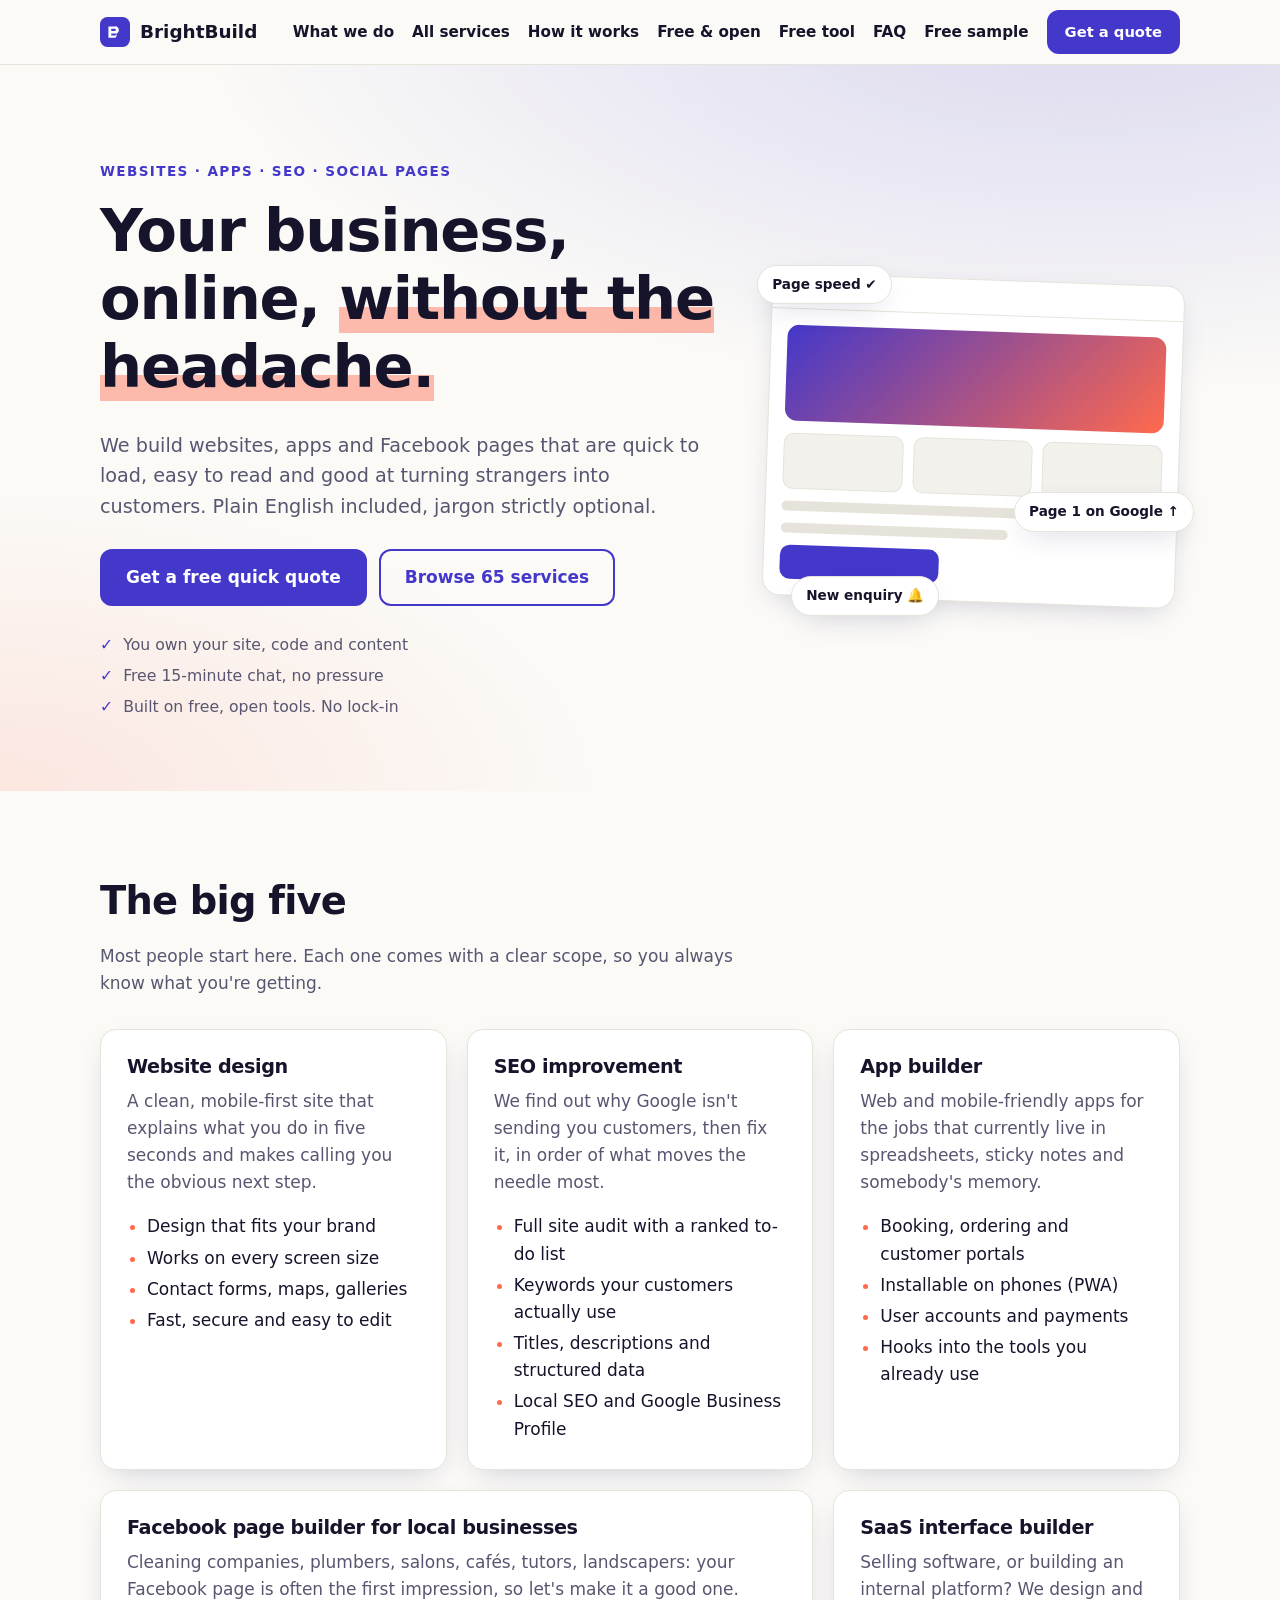
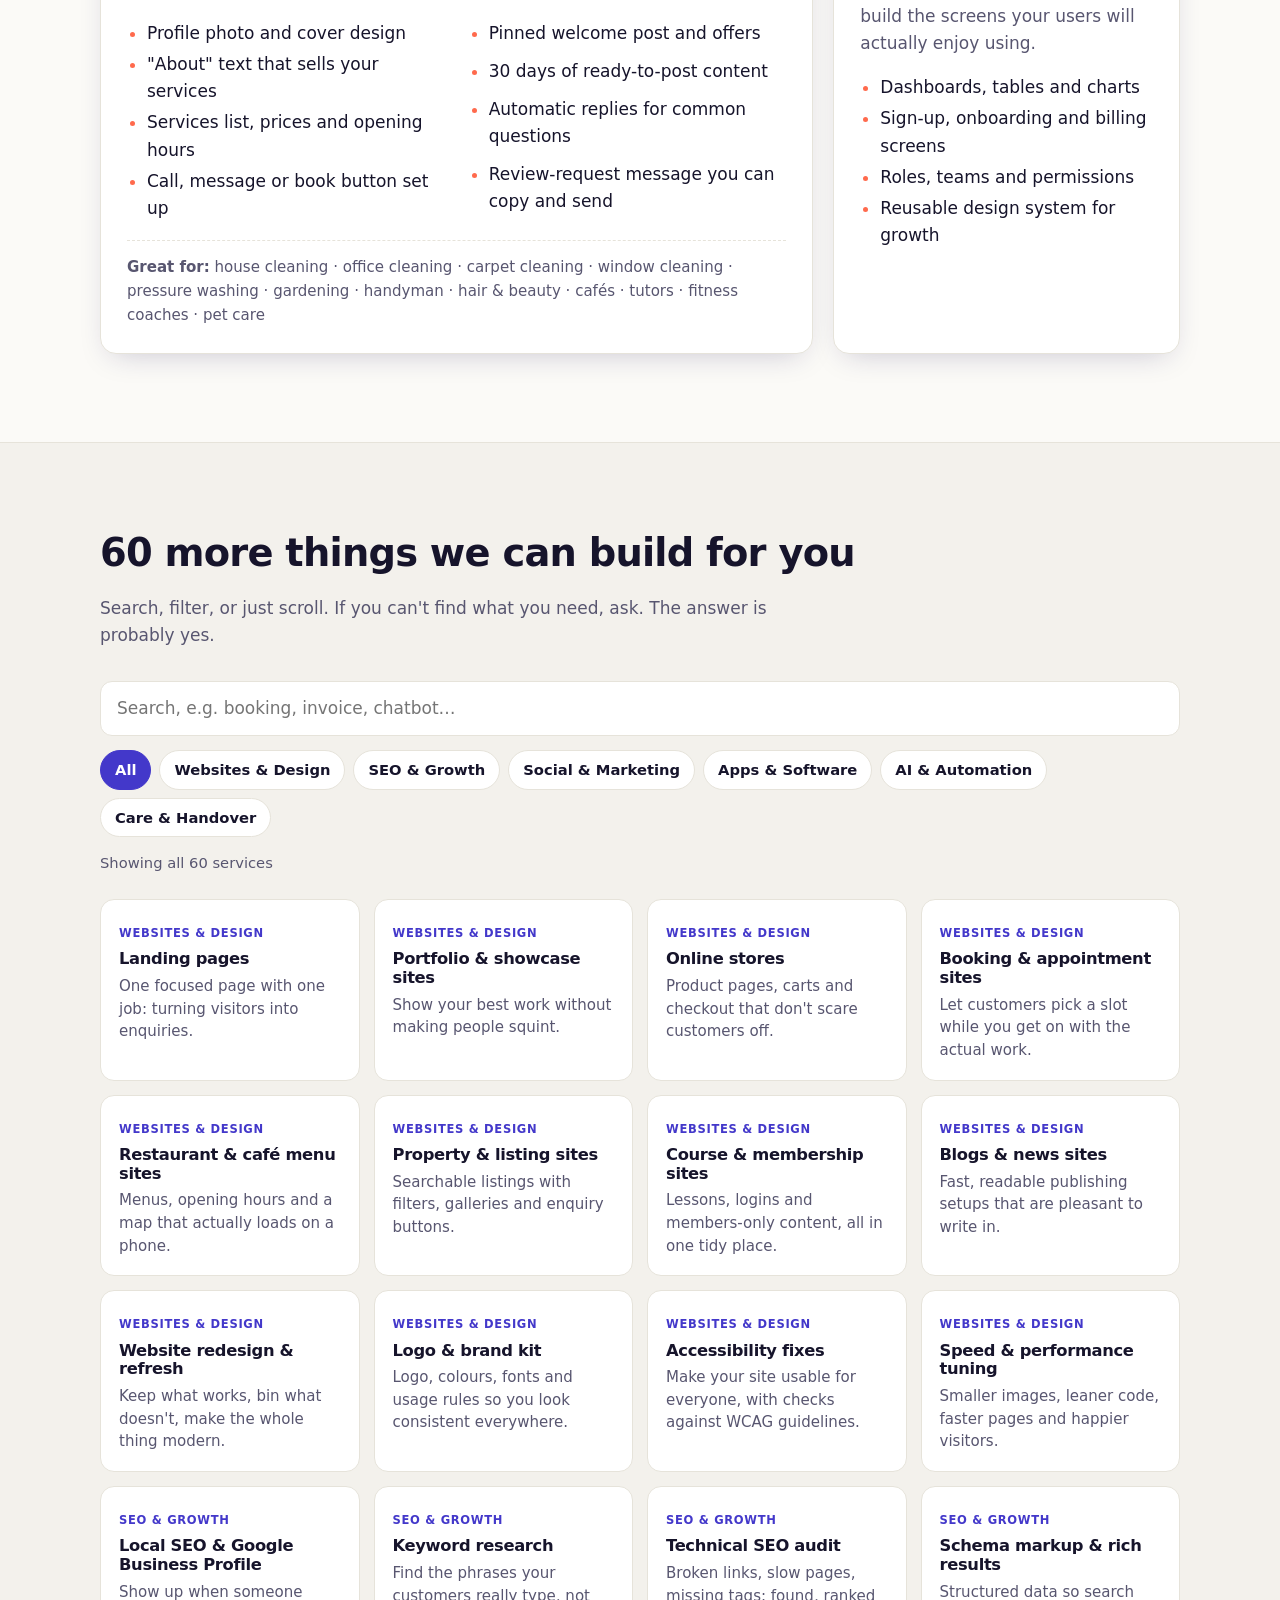
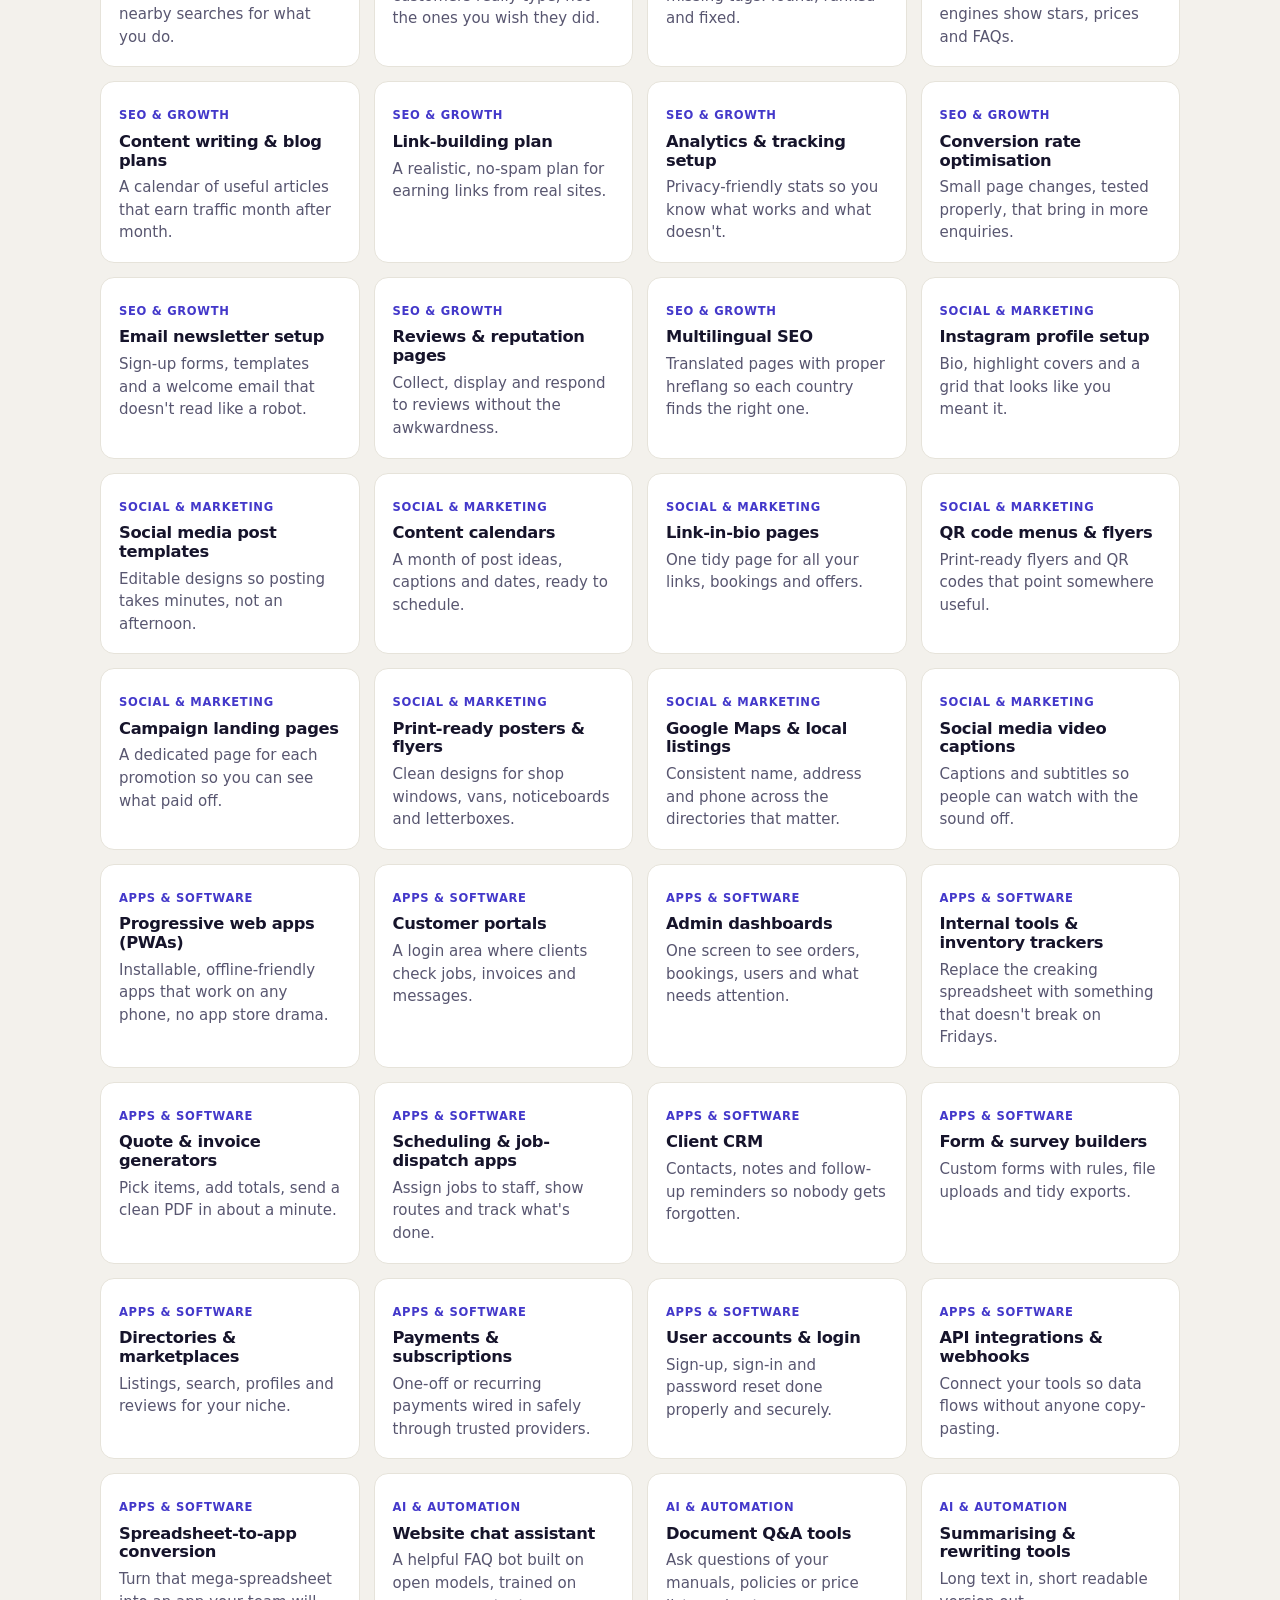
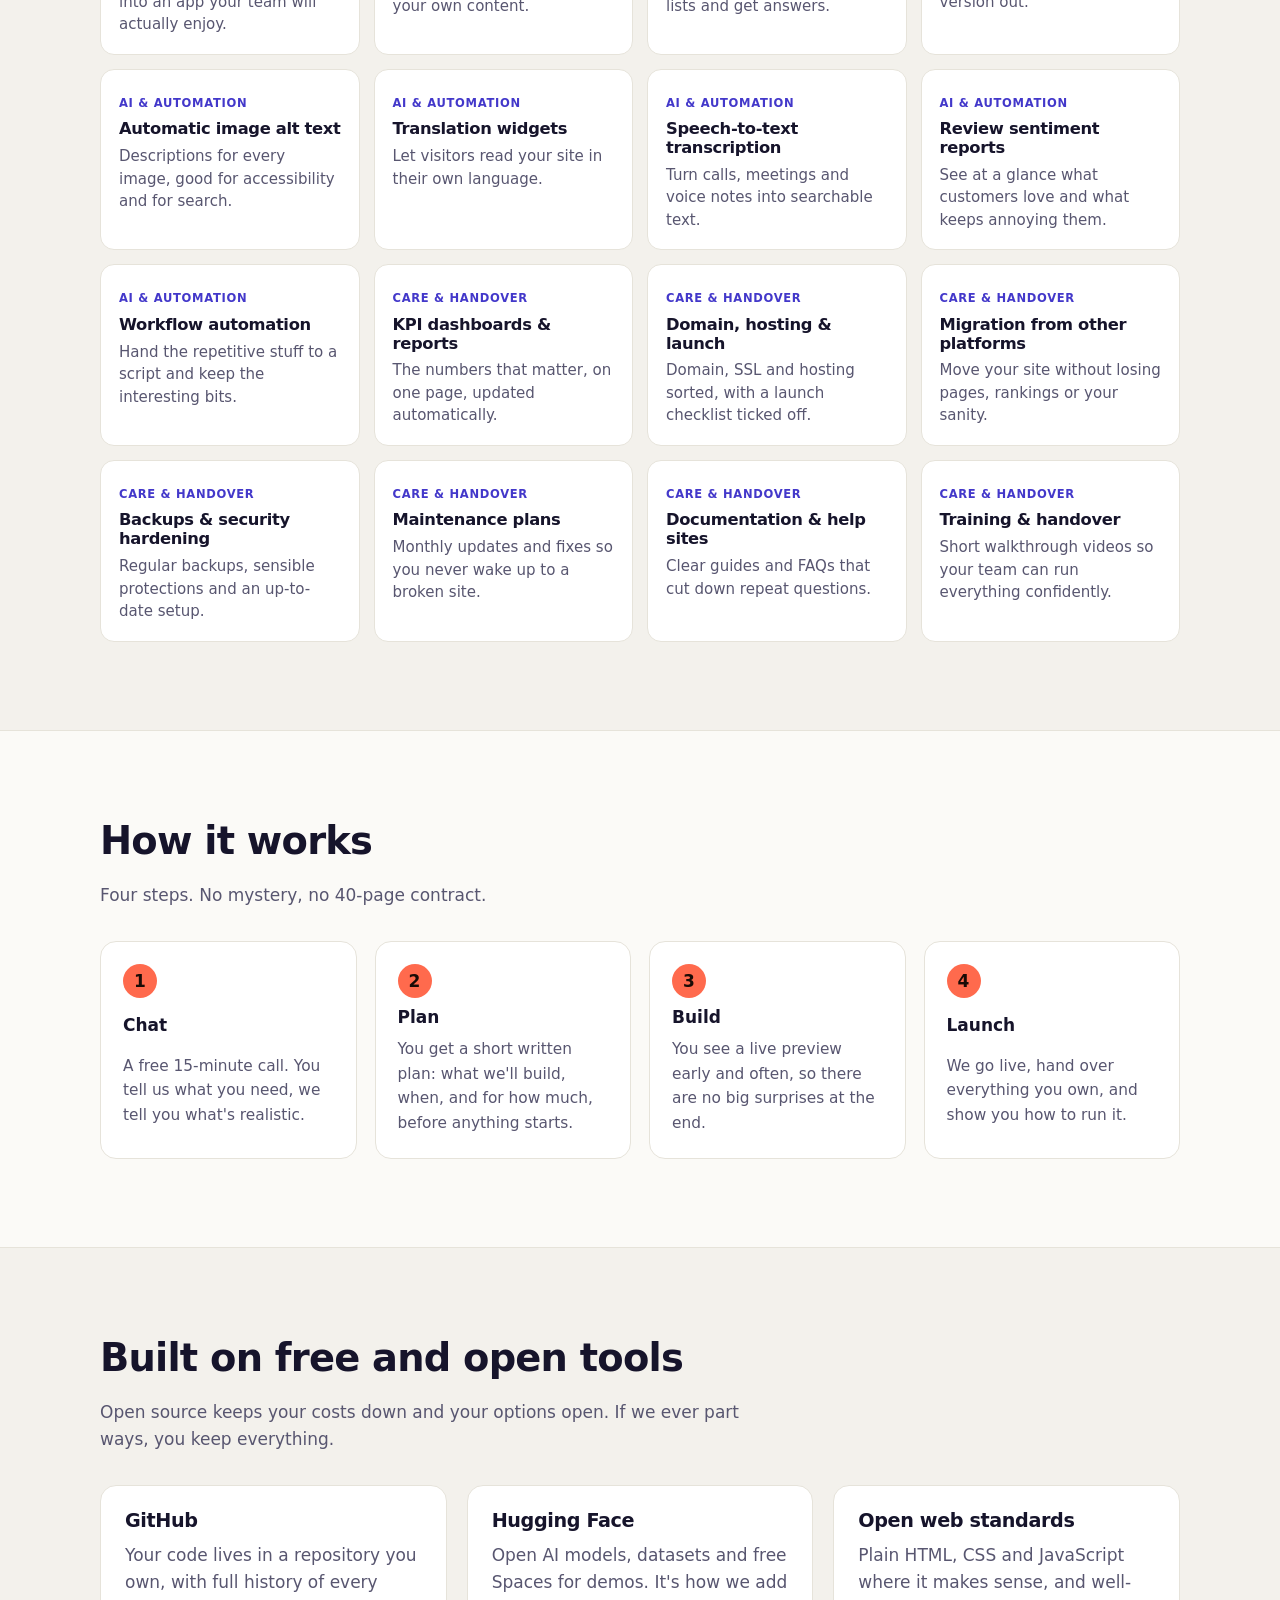
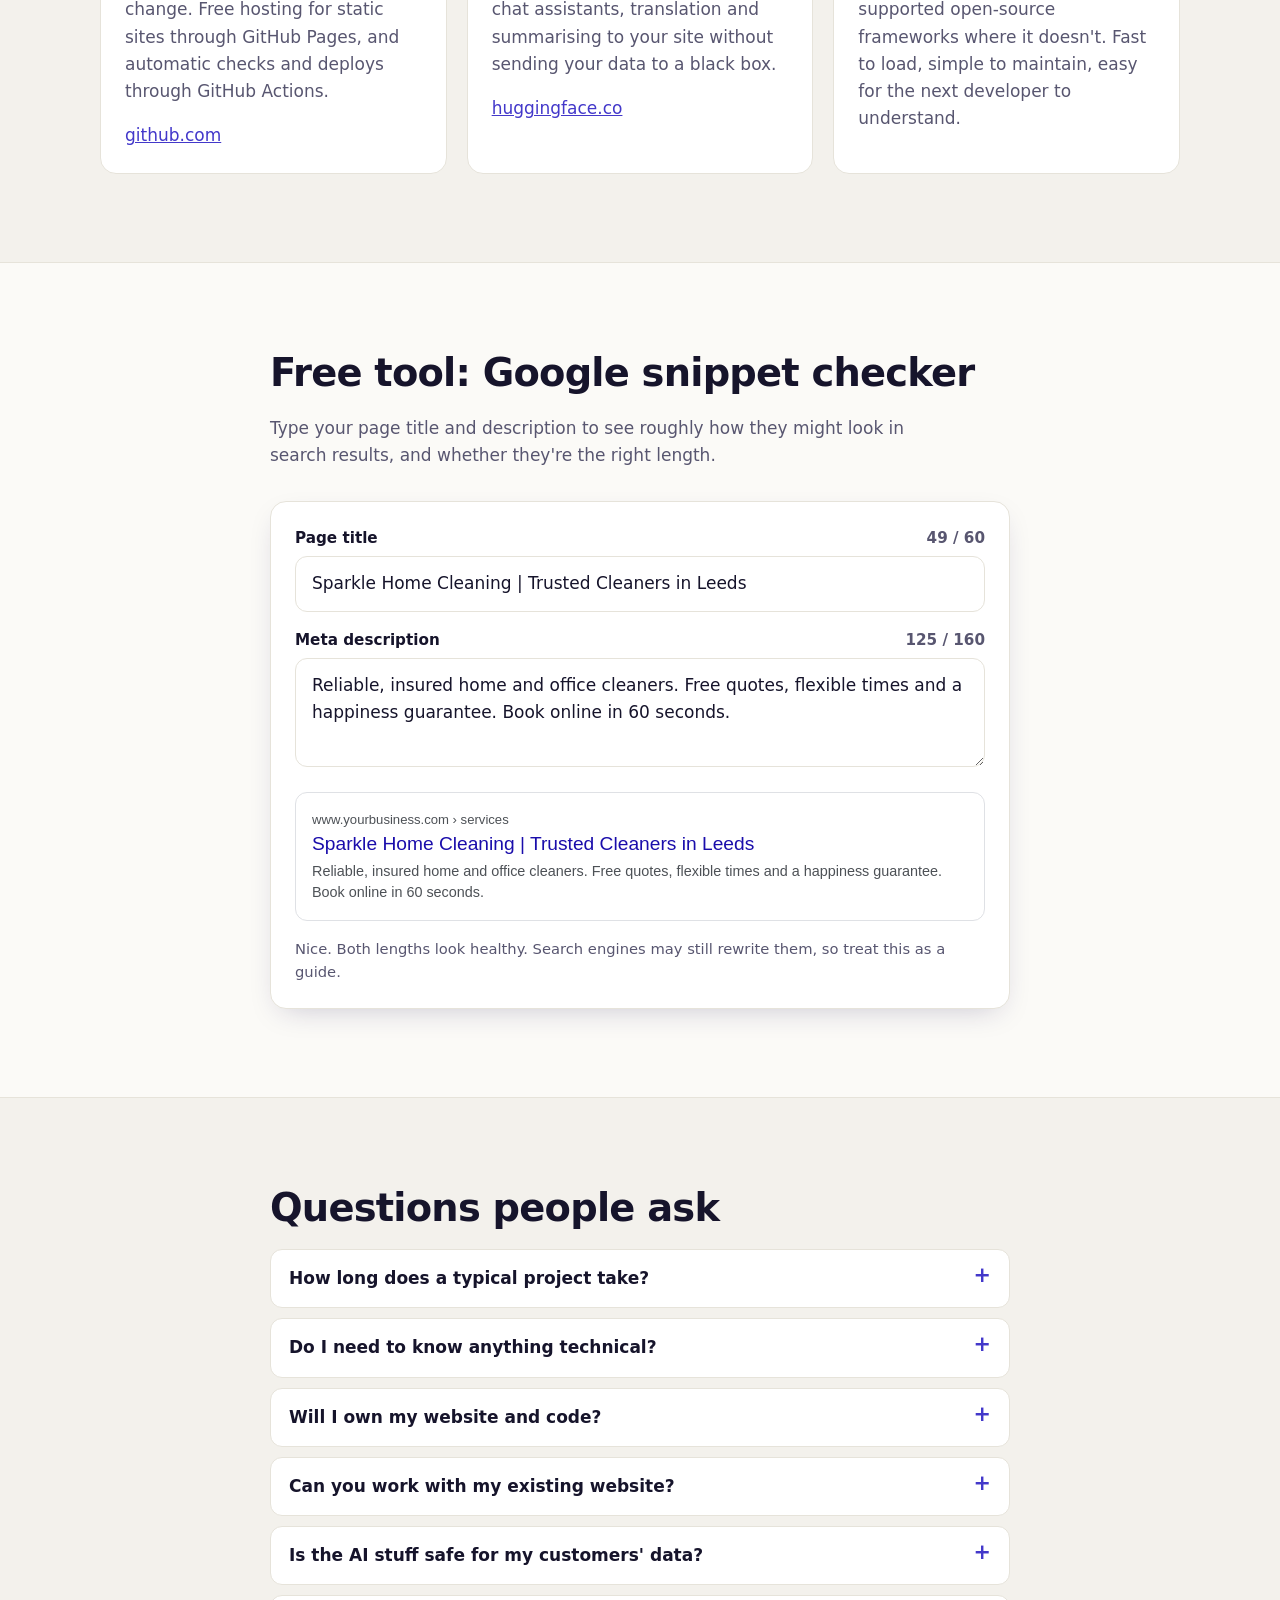
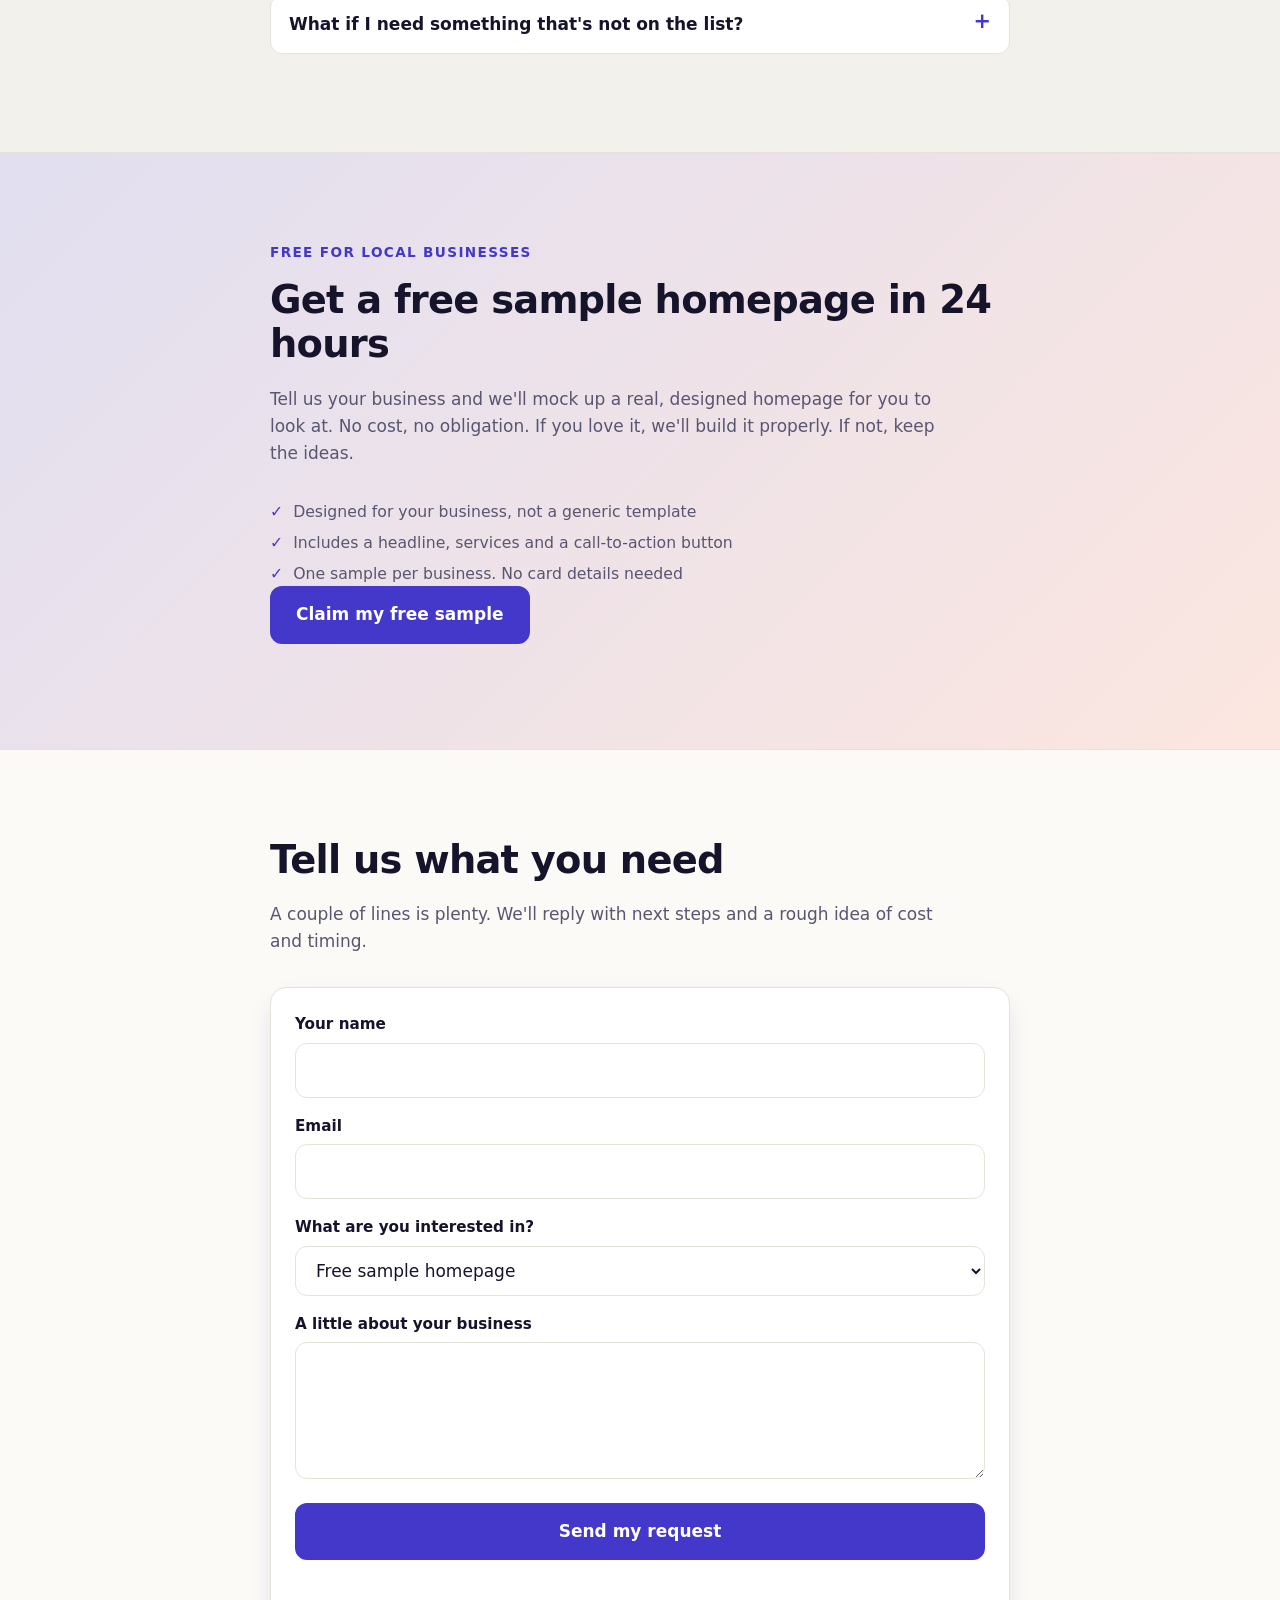
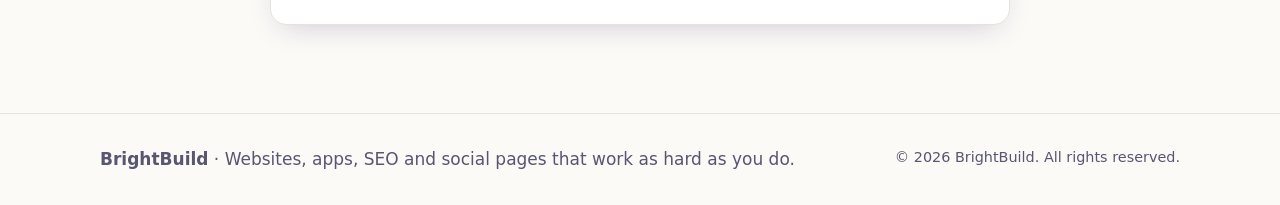
<file: site/index.html>
<!doctype html>
<html lang="en">
<head>
<meta charset="utf-8">
<meta name="viewport" content="width=device-width, initial-scale=1">
<title>BrightBuild | Websites, Apps, SEO &amp; Facebook Pages for Your Business</title>
<meta name="description" content="Website design, SEO, custom apps, Facebook pages for local businesses and SaaS interfaces, plus 60 more services. Clear, fast and built to bring in customers.">
<meta name="theme-color" content="#4338ca">
<meta property="og:type" content="website">
<meta property="og:title" content="BrightBuild | Websites, Apps, SEO &amp; Facebook Pages">
<meta property="og:description" content="Your business, online, without the headache. Websites, apps, SEO and social pages built to bring in customers.">
<link rel="icon" href="favicon.svg" type="image/svg+xml">
<link rel="stylesheet" href="styles.css">
<script type="application/ld+json">
{
  "@context": "https://schema.org",
  "@type": "ProfessionalService",
  "name": "BrightBuild",
  "description": "Website design, SEO, app building, Facebook page setup for local businesses and SaaS interface design.",
  "makesOffer": [
    { "@type": "Offer", "itemOffered": { "@type": "Service", "name": "Website design" } },
    { "@type": "Offer", "itemOffered": { "@type": "Service", "name": "SEO improvement" } },
    { "@type": "Offer", "itemOffered": { "@type": "Service", "name": "App building" } },
    { "@type": "Offer", "itemOffered": { "@type": "Service", "name": "Facebook page building for local businesses" } },
    { "@type": "Offer", "itemOffered": { "@type": "Service", "name": "SaaS interface design" } }
  ]
}
</script>
</head>
<body>
<a class="skip" href="#main">Skip to content</a>

<header class="site-header">
  <div class="wrap bar">
    <a class="brand" href="#top" aria-label="BrightBuild home">
      <svg viewBox="0 0 32 32" width="30" height="30" aria-hidden="true"><rect width="32" height="32" rx="8" fill="currentColor"/><path d="M9 22V10h7a4 4 0 0 1 1.6 7.7A4.2 4.2 0 0 1 16.5 22H9Zm3-9.6v2.6h3.6a1.3 1.3 0 0 0 0-2.6H12Zm0 5.2v2.2h4.2a1.1 1.1 0 0 0 0-2.2H12Z" fill="var(--brand-ink)"/></svg>
      <span>BrightBuild</span>
    </a>
    <button class="menu-btn" aria-expanded="false" aria-controls="nav">Menu</button>
    <nav id="nav" aria-label="Main">
      <a href="#core">What we do</a>
      <a href="#all-services">All services</a>
      <a href="#process">How it works</a>
      <a href="#open">Free &amp; open</a>
      <a href="#tool">Free tool</a>
      <a href="#faq">FAQ</a>
      <a href="#sample">Free sample</a>
      <a class="btn btn-small" href="#contact">Get a quote</a>
    </nav>
  </div>
</header>

<main id="main">
<section class="hero" id="top">
  <div class="wrap hero-grid">
    <div>
      <p class="eyebrow">Websites · Apps · SEO · Social pages</p>
      <h1>Your business, online, <span class="hl">without the headache.</span></h1>
      <p class="lead">We build websites, apps and Facebook pages that are quick to load, easy to read and good at turning strangers into customers. Plain English included, jargon strictly optional.</p>
      <div class="cta-row">
        <a class="btn" href="#contact">Get a free quick quote</a>
        <a class="btn btn-ghost" href="#all-services">Browse 65 services</a>
      </div>
      <ul class="ticks" aria-label="Promises">
        <li>You own your site, code and content</li>
        <li>Free 15-minute chat, no pressure</li>
        <li>Built on free, open tools. No lock-in</li>
      </ul>
    </div>
    <div class="hero-card" aria-hidden="true">
      <div class="mock">
        <div class="mock-top"><i></i><i></i><i></i></div>
        <div class="mock-body">
          <div class="m-hero"></div>
          <div class="m-row"><span></span><span></span><span></span></div>
          <div class="m-line w80"></div>
          <div class="m-line w60"></div>
          <div class="m-btn"></div>
        </div>
      </div>
      <div class="chip c1">Page speed ✔</div>
      <div class="chip c2">Page 1 on Google ↑</div>
      <div class="chip c3">New enquiry 🔔</div>
    </div>
  </div>
</section>

<section class="section" id="core">
  <div class="wrap">
    <h2>The big five</h2>
    <p class="sub">Most people start here. Each one comes with a clear scope, so you always know what you're getting.</p>
    <div class="core-grid">
      <article class="core">
        <h3>Website design</h3>
        <p>A clean, mobile-first site that explains what you do in five seconds and makes calling you the obvious next step.</p>
        <ul>
          <li>Design that fits your brand</li>
          <li>Works on every screen size</li>
          <li>Contact forms, maps, galleries</li>
          <li>Fast, secure and easy to edit</li>
        </ul>
      </article>
      <article class="core">
        <h3>SEO improvement</h3>
        <p>We find out why Google isn't sending you customers, then fix it, in order of what moves the needle most.</p>
        <ul>
          <li>Full site audit with a ranked to-do list</li>
          <li>Keywords your customers actually use</li>
          <li>Titles, descriptions and structured data</li>
          <li>Local SEO and Google Business Profile</li>
        </ul>
      </article>
      <article class="core">
        <h3>App builder</h3>
        <p>Web and mobile-friendly apps for the jobs that currently live in spreadsheets, sticky notes and somebody's memory.</p>
        <ul>
          <li>Booking, ordering and customer portals</li>
          <li>Installable on phones (PWA)</li>
          <li>User accounts and payments</li>
          <li>Hooks into the tools you already use</li>
        </ul>
      </article>
      <article class="core core-wide" id="facebook">
        <h3>Facebook page builder for local businesses</h3>
        <p>Cleaning companies, plumbers, salons, cafés, tutors, landscapers: your Facebook page is often the first impression, so let's make it a good one.</p>
        <div class="two-col">
          <ul>
            <li>Profile photo and cover design</li>
            <li>"About" text that sells your services</li>
            <li>Services list, prices and opening hours</li>
            <li>Call, message or book button set up</li>
          </ul>
          <ul>
            <li>Pinned welcome post and offers</li>
            <li>30 days of ready-to-post content</li>
            <li>Automatic replies for common questions</li>
            <li>Review-request message you can copy and send</li>
          </ul>
        </div>
        <p class="niches" aria-label="Examples of businesses we build for"><b>Great for:</b> house cleaning · office cleaning · carpet cleaning · window cleaning · pressure washing · gardening · handyman · hair &amp; beauty · cafés · tutors · fitness coaches · pet care</p>
      </article>
      <article class="core">
        <h3>SaaS interface builder</h3>
        <p>Selling software, or building an internal platform? We design and build the screens your users will actually enjoy using.</p>
        <ul>
          <li>Dashboards, tables and charts</li>
          <li>Sign-up, onboarding and billing screens</li>
          <li>Roles, teams and permissions</li>
          <li>Reusable design system for growth</li>
        </ul>
      </article>
    </div>
  </div>
</section>

<section class="section alt" id="all-services">
  <div class="wrap">
    <h2>60 more things we can build for you</h2>
    <p class="sub">Search, filter, or just scroll. If you can't find what you need, ask. The answer is probably yes.</p>
    <div class="finder">
      <label class="visually-hidden" for="q">Search services</label>
      <input id="q" type="search" placeholder="Search, e.g. booking, invoice, chatbot…" autocomplete="off">
      <div class="chips" role="group" aria-label="Filter by category">
        <button class="chip-btn" type="button" data-cat="all" aria-pressed="true">All</button>
        <button class="chip-btn" type="button" data-cat="web" aria-pressed="false">Websites &amp; Design</button>
        <button class="chip-btn" type="button" data-cat="seo" aria-pressed="false">SEO &amp; Growth</button>
        <button class="chip-btn" type="button" data-cat="social" aria-pressed="false">Social &amp; Marketing</button>
        <button class="chip-btn" type="button" data-cat="apps" aria-pressed="false">Apps &amp; Software</button>
        <button class="chip-btn" type="button" data-cat="ai" aria-pressed="false">AI &amp; Automation</button>
        <button class="chip-btn" type="button" data-cat="ops" aria-pressed="false">Care &amp; Handover</button>
      </div>
      <p class="count" id="count" aria-live="polite">Showing all 60 services</p>
    </div>
    <ul class="svc-grid" id="svc-grid">
      <li class="svc" data-cat="web" data-text="landing pages one focused page with one job: turning visitors into enquiries. websites &amp; design"><span class="tag">Websites &amp; Design</span><h3>Landing pages</h3><p>One focused page with one job: turning visitors into enquiries.</p></li>
      <li class="svc" data-cat="web" data-text="portfolio &amp; showcase sites show your best work without making people squint. websites &amp; design"><span class="tag">Websites &amp; Design</span><h3>Portfolio &amp; showcase sites</h3><p>Show your best work without making people squint.</p></li>
      <li class="svc" data-cat="web" data-text="online stores product pages, carts and checkout that don't scare customers off. websites &amp; design"><span class="tag">Websites &amp; Design</span><h3>Online stores</h3><p>Product pages, carts and checkout that don't scare customers off.</p></li>
      <li class="svc" data-cat="web" data-text="booking &amp; appointment sites let customers pick a slot while you get on with the actual work. websites &amp; design"><span class="tag">Websites &amp; Design</span><h3>Booking &amp; appointment sites</h3><p>Let customers pick a slot while you get on with the actual work.</p></li>
      <li class="svc" data-cat="web" data-text="restaurant &amp; café menu sites menus, opening hours and a map that actually loads on a phone. websites &amp; design"><span class="tag">Websites &amp; Design</span><h3>Restaurant &amp; café menu sites</h3><p>Menus, opening hours and a map that actually loads on a phone.</p></li>
      <li class="svc" data-cat="web" data-text="property &amp; listing sites searchable listings with filters, galleries and enquiry buttons. websites &amp; design"><span class="tag">Websites &amp; Design</span><h3>Property &amp; listing sites</h3><p>Searchable listings with filters, galleries and enquiry buttons.</p></li>
      <li class="svc" data-cat="web" data-text="course &amp; membership sites lessons, logins and members-only content, all in one tidy place. websites &amp; design"><span class="tag">Websites &amp; Design</span><h3>Course &amp; membership sites</h3><p>Lessons, logins and members-only content, all in one tidy place.</p></li>
      <li class="svc" data-cat="web" data-text="blogs &amp; news sites fast, readable publishing setups that are pleasant to write in. websites &amp; design"><span class="tag">Websites &amp; Design</span><h3>Blogs &amp; news sites</h3><p>Fast, readable publishing setups that are pleasant to write in.</p></li>
      <li class="svc" data-cat="web" data-text="website redesign &amp; refresh keep what works, bin what doesn't, make the whole thing modern. websites &amp; design"><span class="tag">Websites &amp; Design</span><h3>Website redesign &amp; refresh</h3><p>Keep what works, bin what doesn't, make the whole thing modern.</p></li>
      <li class="svc" data-cat="web" data-text="logo &amp; brand kit logo, colours, fonts and usage rules so you look consistent everywhere. websites &amp; design"><span class="tag">Websites &amp; Design</span><h3>Logo &amp; brand kit</h3><p>Logo, colours, fonts and usage rules so you look consistent everywhere.</p></li>
      <li class="svc" data-cat="web" data-text="accessibility fixes make your site usable for everyone, with checks against wcag guidelines. websites &amp; design"><span class="tag">Websites &amp; Design</span><h3>Accessibility fixes</h3><p>Make your site usable for everyone, with checks against WCAG guidelines.</p></li>
      <li class="svc" data-cat="web" data-text="speed &amp; performance tuning smaller images, leaner code, faster pages and happier visitors. websites &amp; design"><span class="tag">Websites &amp; Design</span><h3>Speed &amp; performance tuning</h3><p>Smaller images, leaner code, faster pages and happier visitors.</p></li>
      <li class="svc" data-cat="seo" data-text="local seo &amp; google business profile show up when someone nearby searches for what you do. seo &amp; growth"><span class="tag">SEO &amp; Growth</span><h3>Local SEO &amp; Google Business Profile</h3><p>Show up when someone nearby searches for what you do.</p></li>
      <li class="svc" data-cat="seo" data-text="keyword research find the phrases your customers really type, not the ones you wish they did. seo &amp; growth"><span class="tag">SEO &amp; Growth</span><h3>Keyword research</h3><p>Find the phrases your customers really type, not the ones you wish they did.</p></li>
      <li class="svc" data-cat="seo" data-text="technical seo audit broken links, slow pages, missing tags: found, ranked and fixed. seo &amp; growth"><span class="tag">SEO &amp; Growth</span><h3>Technical SEO audit</h3><p>Broken links, slow pages, missing tags: found, ranked and fixed.</p></li>
      <li class="svc" data-cat="seo" data-text="schema markup &amp; rich results structured data so search engines show stars, prices and faqs. seo &amp; growth"><span class="tag">SEO &amp; Growth</span><h3>Schema markup &amp; rich results</h3><p>Structured data so search engines show stars, prices and FAQs.</p></li>
      <li class="svc" data-cat="seo" data-text="content writing &amp; blog plans a calendar of useful articles that earn traffic month after month. seo &amp; growth"><span class="tag">SEO &amp; Growth</span><h3>Content writing &amp; blog plans</h3><p>A calendar of useful articles that earn traffic month after month.</p></li>
      <li class="svc" data-cat="seo" data-text="link-building plan a realistic, no-spam plan for earning links from real sites. seo &amp; growth"><span class="tag">SEO &amp; Growth</span><h3>Link-building plan</h3><p>A realistic, no-spam plan for earning links from real sites.</p></li>
      <li class="svc" data-cat="seo" data-text="analytics &amp; tracking setup privacy-friendly stats so you know what works and what doesn't. seo &amp; growth"><span class="tag">SEO &amp; Growth</span><h3>Analytics &amp; tracking setup</h3><p>Privacy-friendly stats so you know what works and what doesn't.</p></li>
      <li class="svc" data-cat="seo" data-text="conversion rate optimisation small page changes, tested properly, that bring in more enquiries. seo &amp; growth"><span class="tag">SEO &amp; Growth</span><h3>Conversion rate optimisation</h3><p>Small page changes, tested properly, that bring in more enquiries.</p></li>
      <li class="svc" data-cat="seo" data-text="email newsletter setup sign-up forms, templates and a welcome email that doesn't read like a robot. seo &amp; growth"><span class="tag">SEO &amp; Growth</span><h3>Email newsletter setup</h3><p>Sign-up forms, templates and a welcome email that doesn't read like a robot.</p></li>
      <li class="svc" data-cat="seo" data-text="reviews &amp; reputation pages collect, display and respond to reviews without the awkwardness. seo &amp; growth"><span class="tag">SEO &amp; Growth</span><h3>Reviews &amp; reputation pages</h3><p>Collect, display and respond to reviews without the awkwardness.</p></li>
      <li class="svc" data-cat="seo" data-text="multilingual seo translated pages with proper hreflang so each country finds the right one. seo &amp; growth"><span class="tag">SEO &amp; Growth</span><h3>Multilingual SEO</h3><p>Translated pages with proper hreflang so each country finds the right one.</p></li>
      <li class="svc" data-cat="social" data-text="instagram profile setup bio, highlight covers and a grid that looks like you meant it. social &amp; marketing"><span class="tag">Social &amp; Marketing</span><h3>Instagram profile setup</h3><p>Bio, highlight covers and a grid that looks like you meant it.</p></li>
      <li class="svc" data-cat="social" data-text="social media post templates editable designs so posting takes minutes, not an afternoon. social &amp; marketing"><span class="tag">Social &amp; Marketing</span><h3>Social media post templates</h3><p>Editable designs so posting takes minutes, not an afternoon.</p></li>
      <li class="svc" data-cat="social" data-text="content calendars a month of post ideas, captions and dates, ready to schedule. social &amp; marketing"><span class="tag">Social &amp; Marketing</span><h3>Content calendars</h3><p>A month of post ideas, captions and dates, ready to schedule.</p></li>
      <li class="svc" data-cat="social" data-text="link-in-bio pages one tidy page for all your links, bookings and offers. social &amp; marketing"><span class="tag">Social &amp; Marketing</span><h3>Link-in-bio pages</h3><p>One tidy page for all your links, bookings and offers.</p></li>
      <li class="svc" data-cat="social" data-text="qr code menus &amp; flyers print-ready flyers and qr codes that point somewhere useful. social &amp; marketing"><span class="tag">Social &amp; Marketing</span><h3>QR code menus &amp; flyers</h3><p>Print-ready flyers and QR codes that point somewhere useful.</p></li>
      <li class="svc" data-cat="social" data-text="campaign landing pages a dedicated page for each promotion so you can see what paid off. social &amp; marketing"><span class="tag">Social &amp; Marketing</span><h3>Campaign landing pages</h3><p>A dedicated page for each promotion so you can see what paid off.</p></li>
      <li class="svc" data-cat="social" data-text="print-ready posters &amp; flyers clean designs for shop windows, vans, noticeboards and letterboxes. social &amp; marketing"><span class="tag">Social &amp; Marketing</span><h3>Print-ready posters &amp; flyers</h3><p>Clean designs for shop windows, vans, noticeboards and letterboxes.</p></li>
      <li class="svc" data-cat="social" data-text="google maps &amp; local listings consistent name, address and phone across the directories that matter. social &amp; marketing"><span class="tag">Social &amp; Marketing</span><h3>Google Maps &amp; local listings</h3><p>Consistent name, address and phone across the directories that matter.</p></li>
      <li class="svc" data-cat="social" data-text="social media video captions captions and subtitles so people can watch with the sound off. social &amp; marketing"><span class="tag">Social &amp; Marketing</span><h3>Social media video captions</h3><p>Captions and subtitles so people can watch with the sound off.</p></li>
      <li class="svc" data-cat="apps" data-text="progressive web apps (pwas) installable, offline-friendly apps that work on any phone, no app store drama. apps &amp; software"><span class="tag">Apps &amp; Software</span><h3>Progressive web apps (PWAs)</h3><p>Installable, offline-friendly apps that work on any phone, no app store drama.</p></li>
      <li class="svc" data-cat="apps" data-text="customer portals a login area where clients check jobs, invoices and messages. apps &amp; software"><span class="tag">Apps &amp; Software</span><h3>Customer portals</h3><p>A login area where clients check jobs, invoices and messages.</p></li>
      <li class="svc" data-cat="apps" data-text="admin dashboards one screen to see orders, bookings, users and what needs attention. apps &amp; software"><span class="tag">Apps &amp; Software</span><h3>Admin dashboards</h3><p>One screen to see orders, bookings, users and what needs attention.</p></li>
      <li class="svc" data-cat="apps" data-text="internal tools &amp; inventory trackers replace the creaking spreadsheet with something that doesn't break on fridays. apps &amp; software"><span class="tag">Apps &amp; Software</span><h3>Internal tools &amp; inventory trackers</h3><p>Replace the creaking spreadsheet with something that doesn't break on Fridays.</p></li>
      <li class="svc" data-cat="apps" data-text="quote &amp; invoice generators pick items, add totals, send a clean pdf in about a minute. apps &amp; software"><span class="tag">Apps &amp; Software</span><h3>Quote &amp; invoice generators</h3><p>Pick items, add totals, send a clean PDF in about a minute.</p></li>
      <li class="svc" data-cat="apps" data-text="scheduling &amp; job-dispatch apps assign jobs to staff, show routes and track what's done. apps &amp; software"><span class="tag">Apps &amp; Software</span><h3>Scheduling &amp; job-dispatch apps</h3><p>Assign jobs to staff, show routes and track what's done.</p></li>
      <li class="svc" data-cat="apps" data-text="client crm contacts, notes and follow-up reminders so nobody gets forgotten. apps &amp; software"><span class="tag">Apps &amp; Software</span><h3>Client CRM</h3><p>Contacts, notes and follow-up reminders so nobody gets forgotten.</p></li>
      <li class="svc" data-cat="apps" data-text="form &amp; survey builders custom forms with rules, file uploads and tidy exports. apps &amp; software"><span class="tag">Apps &amp; Software</span><h3>Form &amp; survey builders</h3><p>Custom forms with rules, file uploads and tidy exports.</p></li>
      <li class="svc" data-cat="apps" data-text="directories &amp; marketplaces listings, search, profiles and reviews for your niche. apps &amp; software"><span class="tag">Apps &amp; Software</span><h3>Directories &amp; marketplaces</h3><p>Listings, search, profiles and reviews for your niche.</p></li>
      <li class="svc" data-cat="apps" data-text="payments &amp; subscriptions one-off or recurring payments wired in safely through trusted providers. apps &amp; software"><span class="tag">Apps &amp; Software</span><h3>Payments &amp; subscriptions</h3><p>One-off or recurring payments wired in safely through trusted providers.</p></li>
      <li class="svc" data-cat="apps" data-text="user accounts &amp; login sign-up, sign-in and password reset done properly and securely. apps &amp; software"><span class="tag">Apps &amp; Software</span><h3>User accounts &amp; login</h3><p>Sign-up, sign-in and password reset done properly and securely.</p></li>
      <li class="svc" data-cat="apps" data-text="api integrations &amp; webhooks connect your tools so data flows without anyone copy-pasting. apps &amp; software"><span class="tag">Apps &amp; Software</span><h3>API integrations &amp; webhooks</h3><p>Connect your tools so data flows without anyone copy-pasting.</p></li>
      <li class="svc" data-cat="apps" data-text="spreadsheet-to-app conversion turn that mega-spreadsheet into an app your team will actually enjoy. apps &amp; software"><span class="tag">Apps &amp; Software</span><h3>Spreadsheet-to-app conversion</h3><p>Turn that mega-spreadsheet into an app your team will actually enjoy.</p></li>
      <li class="svc" data-cat="ai" data-text="website chat assistant a helpful faq bot built on open models, trained on your own content. ai &amp; automation"><span class="tag">AI &amp; Automation</span><h3>Website chat assistant</h3><p>A helpful FAQ bot built on open models, trained on your own content.</p></li>
      <li class="svc" data-cat="ai" data-text="document q&amp;a tools ask questions of your manuals, policies or price lists and get answers. ai &amp; automation"><span class="tag">AI &amp; Automation</span><h3>Document Q&amp;A tools</h3><p>Ask questions of your manuals, policies or price lists and get answers.</p></li>
      <li class="svc" data-cat="ai" data-text="summarising &amp; rewriting tools long text in, short readable version out. ai &amp; automation"><span class="tag">AI &amp; Automation</span><h3>Summarising &amp; rewriting tools</h3><p>Long text in, short readable version out.</p></li>
      <li class="svc" data-cat="ai" data-text="automatic image alt text descriptions for every image, good for accessibility and for search. ai &amp; automation"><span class="tag">AI &amp; Automation</span><h3>Automatic image alt text</h3><p>Descriptions for every image, good for accessibility and for search.</p></li>
      <li class="svc" data-cat="ai" data-text="translation widgets let visitors read your site in their own language. ai &amp; automation"><span class="tag">AI &amp; Automation</span><h3>Translation widgets</h3><p>Let visitors read your site in their own language.</p></li>
      <li class="svc" data-cat="ai" data-text="speech-to-text transcription turn calls, meetings and voice notes into searchable text. ai &amp; automation"><span class="tag">AI &amp; Automation</span><h3>Speech-to-text transcription</h3><p>Turn calls, meetings and voice notes into searchable text.</p></li>
      <li class="svc" data-cat="ai" data-text="review sentiment reports see at a glance what customers love and what keeps annoying them. ai &amp; automation"><span class="tag">AI &amp; Automation</span><h3>Review sentiment reports</h3><p>See at a glance what customers love and what keeps annoying them.</p></li>
      <li class="svc" data-cat="ai" data-text="workflow automation hand the repetitive stuff to a script and keep the interesting bits. ai &amp; automation"><span class="tag">AI &amp; Automation</span><h3>Workflow automation</h3><p>Hand the repetitive stuff to a script and keep the interesting bits.</p></li>
      <li class="svc" data-cat="ops" data-text="kpi dashboards &amp; reports the numbers that matter, on one page, updated automatically. care &amp; handover"><span class="tag">Care &amp; Handover</span><h3>KPI dashboards &amp; reports</h3><p>The numbers that matter, on one page, updated automatically.</p></li>
      <li class="svc" data-cat="ops" data-text="domain, hosting &amp; launch domain, ssl and hosting sorted, with a launch checklist ticked off. care &amp; handover"><span class="tag">Care &amp; Handover</span><h3>Domain, hosting &amp; launch</h3><p>Domain, SSL and hosting sorted, with a launch checklist ticked off.</p></li>
      <li class="svc" data-cat="ops" data-text="migration from other platforms move your site without losing pages, rankings or your sanity. care &amp; handover"><span class="tag">Care &amp; Handover</span><h3>Migration from other platforms</h3><p>Move your site without losing pages, rankings or your sanity.</p></li>
      <li class="svc" data-cat="ops" data-text="backups &amp; security hardening regular backups, sensible protections and an up-to-date setup. care &amp; handover"><span class="tag">Care &amp; Handover</span><h3>Backups &amp; security hardening</h3><p>Regular backups, sensible protections and an up-to-date setup.</p></li>
      <li class="svc" data-cat="ops" data-text="maintenance plans monthly updates and fixes so you never wake up to a broken site. care &amp; handover"><span class="tag">Care &amp; Handover</span><h3>Maintenance plans</h3><p>Monthly updates and fixes so you never wake up to a broken site.</p></li>
      <li class="svc" data-cat="ops" data-text="documentation &amp; help sites clear guides and faqs that cut down repeat questions. care &amp; handover"><span class="tag">Care &amp; Handover</span><h3>Documentation &amp; help sites</h3><p>Clear guides and FAQs that cut down repeat questions.</p></li>
      <li class="svc" data-cat="ops" data-text="training &amp; handover short walkthrough videos so your team can run everything confidently. care &amp; handover"><span class="tag">Care &amp; Handover</span><h3>Training &amp; handover</h3><p>Short walkthrough videos so your team can run everything confidently.</p></li>
    </ul>
    <p class="empty" id="empty" hidden>Nothing matched that. <a href="#contact">Tell us what you need</a> and we'll tell you honestly if we can do it.</p>
  </div>
</section>

<section class="section" id="process">
  <div class="wrap">
    <h2>How it works</h2>
    <p class="sub">Four steps. No mystery, no 40-page contract.</p>
    <ol class="steps">
      <li><b>Chat</b><span>A free 15-minute call. You tell us what you need, we tell you what's realistic.</span></li>
      <li><b>Plan</b><span>You get a short written plan: what we'll build, when, and for how much, before anything starts.</span></li>
      <li><b>Build</b><span>You see a live preview early and often, so there are no big surprises at the end.</span></li>
      <li><b>Launch</b><span>We go live, hand over everything you own, and show you how to run it.</span></li>
    </ol>
  </div>
</section>

<section class="section alt" id="open">
  <div class="wrap">
    <h2>Built on free and open tools</h2>
    <p class="sub">Open source keeps your costs down and your options open. If we ever part ways, you keep everything.</p>
    <div class="open-grid">
      <article>
        <h3>GitHub</h3>
        <p>Your code lives in a repository you own, with full history of every change. Free hosting for static sites through GitHub Pages, and automatic checks and deploys through GitHub Actions.</p>
        <a href="https://github.com" rel="noopener">github.com</a>
      </article>
      <article>
        <h3>Hugging Face</h3>
        <p>Open AI models, datasets and free Spaces for demos. It's how we add chat assistants, translation and summarising to your site without sending your data to a black box.</p>
        <a href="https://huggingface.co" rel="noopener">huggingface.co</a>
      </article>
      <article>
        <h3>Open web standards</h3>
        <p>Plain HTML, CSS and JavaScript where it makes sense, and well-supported open-source frameworks where it doesn't. Fast to load, simple to maintain, easy for the next developer to understand.</p>
      </article>
    </div>
  </div>
</section>

<section class="section" id="tool">
  <div class="wrap narrow">
    <h2>Free tool: Google snippet checker</h2>
    <p class="sub">Type your page title and description to see roughly how they might look in search results, and whether they're the right length.</p>
    <div class="tool">
      <div class="field">
        <label for="t-title">Page title <span class="meter" id="m-title">0 / 60</span></label>
        <input id="t-title" type="text" value="Sparkle Home Cleaning | Trusted Cleaners in Leeds" maxlength="120">
      </div>
      <div class="field">
        <label for="t-desc">Meta description <span class="meter" id="m-desc">0 / 160</span></label>
        <textarea id="t-desc" rows="3" maxlength="300">Reliable, insured home and office cleaners. Free quotes, flexible times and a happiness guarantee. Book online in 60 seconds.</textarea>
      </div>
      <div class="serp" aria-label="Search result preview">
        <div class="serp-url">www.yourbusiness.com › services</div>
        <div class="serp-title" id="p-title"></div>
        <div class="serp-desc" id="p-desc"></div>
      </div>
      <p class="hint" id="serp-hint"></p>
    </div>
  </div>
</section>

<section class="section alt" id="faq">
  <div class="wrap narrow">
    <h2>Questions people ask</h2>
    <details><summary>How long does a typical project take?</summary><p>A simple website or Facebook page setup is often done within a couple of weeks. Apps and SaaS interfaces take longer, and we'll give you a realistic timeline in your written plan before you commit.</p></details>
    <details><summary>Do I need to know anything technical?</summary><p>Nope. You tell us about your business, we handle the techy bits and explain things in plain English. When we hand over, you get a short walkthrough so you can make simple changes yourself.</p></details>
    <details><summary>Will I own my website and code?</summary><p>Yes. Everything we build is handed over to you, including the source code, so you're never trapped with us. We'll keep it in a repository in your name.</p></details>
    <details><summary>Can you work with my existing website?</summary><p>Absolutely. We can improve, redesign, speed up or move an existing site, and we'll take care to protect the pages and rankings you already have.</p></details>
    <details><summary>Is the AI stuff safe for my customers' data?</summary><p>We favour open models that can run in a setup you control, we only collect what's needed, and we'll explain clearly where your data goes. If a feature isn't a good fit for your data, we'll say so.</p></details>
    <details><summary>What if I need something that's not on the list?</summary><p>Ask! The list is a starting point, not a boundary. We'll give you an honest answer on whether it's something we can build well.</p></details>
  </div>
</section>

<section class="section offer" id="sample">
  <div class="wrap narrow">
    <p class="eyebrow">Free for local businesses</p>
    <h2>Get a free sample homepage in 24 hours</h2>
    <p class="sub">Tell us your business and we'll mock up a real, designed homepage for you to look at. No cost, no obligation. If you love it, we'll build it properly. If not, keep the ideas.</p>
    <ul class="ticks">
      <li>Designed for your business, not a generic template</li>
      <li>Includes a headline, services and a call-to-action button</li>
      <li>One sample per business. No card details needed</li>
    </ul>
    <p><a class="btn" href="#contact" data-service="Free sample homepage">Claim my free sample</a></p>
  </div>
</section>

<section class="section" id="contact">
  <div class="wrap narrow">
    <h2>Tell us what you need</h2>
    <p class="sub">A couple of lines is plenty. We'll reply with next steps and a rough idea of cost and timing.</p>
    <form class="form" id="contact-form" novalidate>
      <div class="field">
        <label for="c-name">Your name</label>
        <input id="c-name" name="name" type="text" autocomplete="name" required>
      </div>
      <div class="field">
        <label for="c-email">Email</label>
        <input id="c-email" name="email" type="email" autocomplete="email" required>
      </div>
      <div class="field">
        <label for="c-service">What are you interested in?</label>
        <select id="c-service" name="service">
          <option>Free sample homepage</option>
          <option>Website design</option>
          <option>SEO improvement</option>
          <option>App builder</option>
          <option>Facebook page for my business</option>
          <option>SaaS interface</option>
          <option>Something from the big list</option>
          <option>Not sure yet</option>
        </select>
      </div>
      <div class="field">
        <label for="c-msg">A little about your business</label>
        <textarea id="c-msg" name="message" rows="4" required></textarea>
      </div>
      <button class="btn" type="submit">Send my request</button>
      <p class="form-msg" id="form-msg" role="status" aria-live="polite"></p>
    </form>
  </div>
</section>
</main>

<footer class="site-footer">
  <div class="wrap foot">
    <p><b>BrightBuild</b> · Websites, apps, SEO and social pages that work as hard as you do.</p>
    <p class="small">© <span id="year"></span> BrightBuild. All rights reserved.</p>
  </div>
</footer>

<script src="app.js" defer></script>
</body>
</html>
</file>
<file: site/styles.css>
:root{
  --bg:#fbfaf7; --surface:#ffffff; --ink:#16142b; --muted:#585670;
  --brand:#4338ca; --brand-ink:#ffffff; --accent:#ff6a4d; --line:#e6e3da; --alt:#f3f1ec;
  --radius:16px; --shadow:0 10px 30px -12px rgba(30,25,90,.25);
  --font:system-ui,-apple-system,"Segoe UI",Roboto,"Helvetica Neue",Arial,sans-serif;
}
@media (prefers-color-scheme:dark){
  :root{
    --bg:#100f1e; --surface:#1a1830; --ink:#f2f0ff; --muted:#aeabc9;
    --brand:#8b83ff; --brand-ink:#0e0c24; --accent:#ff8a70; --line:#2c2951; --alt:#151329;
    --shadow:0 10px 30px -12px rgba(0,0,0,.6);
  }
}
*{box-sizing:border-box}
html{scroll-behavior:smooth;scroll-padding-top:76px}
@media (prefers-reduced-motion:reduce){html{scroll-behavior:auto}*{animation:none!important;transition:none!important}}
body{margin:0;background:var(--bg);color:var(--ink);font-family:var(--font);font-size:1.0625rem;line-height:1.6;-webkit-font-smoothing:antialiased}
.wrap{max-width:1120px;margin:0 auto;padding:0 20px}
.narrow{max-width:780px}
h1,h2,h3{line-height:1.15;margin:0 0 .5em;letter-spacing:-.02em}
h1{font-size:clamp(2.2rem,5.5vw,3.7rem);font-weight:800}
h2{font-size:clamp(1.7rem,3.6vw,2.4rem);font-weight:750}
h3{font-size:1.2rem;font-weight:700}
p{margin:0 0 1em}
a{color:var(--brand)}
.skip{position:absolute;left:-999px;top:8px;background:var(--brand);color:var(--brand-ink);padding:8px 14px;border-radius:8px;z-index:100}
.skip:focus{left:8px}
.visually-hidden{position:absolute;width:1px;height:1px;overflow:hidden;clip:rect(0 0 0 0);white-space:nowrap}
:focus-visible{outline:3px solid var(--accent);outline-offset:2px}

/* header */
.site-header{position:sticky;top:0;z-index:50;background:color-mix(in srgb,var(--bg) 88%,transparent);backdrop-filter:blur(10px);border-bottom:1px solid var(--line)}
.bar{display:flex;align-items:center;justify-content:space-between;min-height:64px;gap:16px}
.brand{display:flex;align-items:center;gap:10px;font-weight:800;font-size:1.15rem;color:var(--brand);text-decoration:none}
.brand span{color:var(--ink)}
nav{display:flex;align-items:center;gap:18px}
nav a{color:var(--ink);text-decoration:none;font-size:.95rem;font-weight:550}
nav a:hover{color:var(--brand)}
nav a.btn{color:var(--brand-ink)}
.menu-btn{display:none;background:none;border:1px solid var(--line);color:var(--ink);border-radius:10px;padding:8px 14px;font:inherit;font-weight:600;cursor:pointer}

/* buttons */
.btn{display:inline-block;background:var(--brand);color:var(--brand-ink);border:2px solid var(--brand);padding:13px 24px;border-radius:12px;font:inherit;font-weight:700;text-decoration:none;cursor:pointer;transition:transform .15s,box-shadow .15s}
.btn:hover{transform:translateY(-2px);box-shadow:var(--shadow)}
.btn-ghost{background:transparent;color:var(--brand)}
.btn-small{padding:8px 16px;font-size:.92rem}

/* hero */
.hero{padding:clamp(40px,8vw,96px) 0 clamp(40px,6vw,72px);background:radial-gradient(900px 400px at 85% -10%,color-mix(in srgb,var(--brand) 18%,transparent),transparent),radial-gradient(600px 300px at 0% 100%,color-mix(in srgb,var(--accent) 14%,transparent),transparent)}
.hero-grid{display:grid;grid-template-columns:1.2fr .8fr;gap:48px;align-items:center}
.eyebrow{font-weight:700;font-size:.85rem;letter-spacing:.1em;text-transform:uppercase;color:var(--brand);margin-bottom:14px}
.hl{background:linear-gradient(transparent 62%,color-mix(in srgb,var(--accent) 45%,transparent) 62%)}
.lead{font-size:1.2rem;color:var(--muted);max-width:56ch}
.cta-row{display:flex;flex-wrap:wrap;gap:12px;margin:26px 0}
.ticks{list-style:none;padding:0;margin:0;display:grid;gap:6px;color:var(--muted);font-size:.98rem}
.ticks li::before{content:"✓";color:var(--brand);font-weight:800;margin-right:10px}
.hero-card{position:relative;min-height:320px}
.mock{background:var(--surface);border:1px solid var(--line);border-radius:18px;box-shadow:var(--shadow);overflow:hidden;transform:rotate(2deg)}
.mock-top{display:flex;gap:6px;padding:12px 14px;border-bottom:1px solid var(--line)}
.mock-top i{width:10px;height:10px;border-radius:50%;background:var(--line)}
.mock-body{padding:16px;display:grid;gap:12px}
.m-hero{height:96px;border-radius:12px;background:linear-gradient(135deg,var(--brand),var(--accent))}
.m-row{display:grid;grid-template-columns:repeat(3,1fr);gap:10px}
.m-row span{height:56px;border-radius:10px;background:var(--alt);border:1px solid var(--line)}
.m-line{height:10px;border-radius:6px;background:var(--line)}
.w80{width:80%}.w60{width:60%}
.m-btn{height:34px;width:42%;border-radius:10px;background:var(--brand)}
.chip{position:absolute;background:var(--surface);border:1px solid var(--line);border-radius:999px;padding:8px 14px;font-size:.85rem;font-weight:650;box-shadow:var(--shadow);white-space:nowrap}
.c1{top:-14px;left:-10px}.c2{bottom:70px;right:-14px}.c3{bottom:-14px;left:24px}

/* sections */
.section{padding:clamp(48px,7vw,88px) 0}
.section.alt{background:var(--alt);border-block:1px solid var(--line)}
.sub{color:var(--muted);max-width:62ch;margin-bottom:32px}

/* core */
.core-grid{display:grid;grid-template-columns:repeat(3,1fr);gap:20px}
.core{background:var(--surface);border:1px solid var(--line);border-radius:var(--radius);padding:26px;box-shadow:var(--shadow)}
.core p{color:var(--muted)}
.core ul{padding-left:20px;margin:0;display:grid;gap:4px}
.core li::marker{color:var(--accent)}
.core-wide{grid-column:span 2}
.two-col{display:grid;grid-template-columns:1fr 1fr;gap:6px 24px}
.niches{margin:18px 0 0;font-size:.94rem;color:var(--muted);border-top:1px dashed var(--line);padding-top:14px}

/* finder */
.finder{display:grid;gap:14px;margin-bottom:24px}
input[type=search],input[type=text],input[type=email],textarea,select{width:100%;padding:13px 16px;border-radius:12px;border:1.5px solid var(--line);background:var(--surface);color:var(--ink);font:inherit}
textarea{resize:vertical}
.chips{display:flex;flex-wrap:wrap;gap:8px}
.chip-btn{border:1.5px solid var(--line);background:var(--surface);color:var(--ink);padding:7px 14px;border-radius:999px;font:inherit;font-size:.92rem;font-weight:600;cursor:pointer}
.chip-btn[aria-pressed=true]{background:var(--brand);border-color:var(--brand);color:var(--brand-ink)}
.count{margin:0;color:var(--muted);font-size:.92rem}
.svc-grid{list-style:none;padding:0;margin:0;display:grid;grid-template-columns:repeat(auto-fill,minmax(250px,1fr));gap:14px}
.svc{background:var(--surface);border:1px solid var(--line);border-radius:14px;padding:18px}
.svc h3{font-size:1.02rem;margin-bottom:6px}
.svc p{margin:0;color:var(--muted);font-size:.94rem;line-height:1.5}
.svc .tag{display:inline-block;margin-bottom:8px;font-size:.72rem;font-weight:700;letter-spacing:.06em;text-transform:uppercase;color:var(--brand)}
.svc[hidden]{display:none}
.empty{margin-top:20px}

/* steps */
.steps{list-style:none;counter-reset:s;display:grid;grid-template-columns:repeat(4,1fr);gap:18px;padding:0;margin:0}
.steps li{counter-increment:s;background:var(--surface);border:1px solid var(--line);border-radius:var(--radius);padding:22px;display:grid;gap:6px}
.steps li::before{content:counter(s);display:grid;place-items:center;width:34px;height:34px;border-radius:50%;background:var(--accent);color:#1a0b06;font-weight:800}
.steps span{color:var(--muted);font-size:.96rem}

/* open */
.open-grid{display:grid;grid-template-columns:repeat(3,1fr);gap:20px}
.open-grid article{background:var(--surface);border:1px solid var(--line);border-radius:var(--radius);padding:24px}
.open-grid p{color:var(--muted)}

/* tool */
.tool,.form{background:var(--surface);border:1px solid var(--line);border-radius:var(--radius);padding:24px;box-shadow:var(--shadow);display:grid;gap:16px}
.field label{display:flex;justify-content:space-between;font-weight:650;font-size:.95rem;margin-bottom:6px}
.meter{font-weight:600;color:var(--muted)}
.meter.over{color:#c2410c}
@media (prefers-color-scheme:dark){.meter.over{color:#fdba74}}
.serp{background:#fff;color:#202124;border-radius:12px;padding:16px;border:1px solid #dfe1e5;font-family:Arial,sans-serif}
.serp-url{font-size:.82rem;color:#4d5156}
.serp-title{font-size:1.2rem;color:#1a0dab;margin:2px 0 4px;line-height:1.3}
.serp-desc{font-size:.9rem;color:#4d5156;line-height:1.5}
.hint{margin:0;font-size:.92rem;color:var(--muted)}

/* faq */
details{background:var(--surface);border:1px solid var(--line);border-radius:12px;padding:0 18px;margin-bottom:10px}
summary{cursor:pointer;font-weight:650;padding:15px 0;list-style:none;display:flex;justify-content:space-between;gap:12px}
summary::-webkit-details-marker{display:none}
summary::after{content:"+";font-size:1.3rem;color:var(--brand);line-height:1}
details[open] summary::after{content:"–"}
details p{color:var(--muted);padding-bottom:6px}

.form-msg{margin:0;font-weight:600;min-height:1.4em}

/* footer */
.site-footer{border-top:1px solid var(--line);padding:32px 0;color:var(--muted)}
.foot{display:flex;flex-wrap:wrap;justify-content:space-between;gap:10px}
.foot p{margin:0}.small{font-size:.9rem}

/* responsive */
@media (max-width:900px){
  .hero-grid{grid-template-columns:1fr}
  .hero-card{max-width:420px;margin:10px auto 0}
  .core-grid,.open-grid{grid-template-columns:1fr 1fr}
  .steps{grid-template-columns:1fr 1fr}
}
@media (max-width:720px){
  .menu-btn{display:block}
  nav{display:none;position:absolute;left:0;right:0;top:64px;flex-direction:column;align-items:stretch;gap:0;background:var(--bg);border-bottom:1px solid var(--line);padding:8px 20px 16px}
  nav.open{display:flex}
  nav a{padding:12px 0;border-bottom:1px solid var(--line)}
  nav a.btn{margin-top:12px;text-align:center;border-bottom:2px solid var(--brand)}
}
@media (max-width:600px){
  .core-grid,.open-grid,.steps{grid-template-columns:1fr}
  .core-wide{grid-column:auto}
  .two-col{grid-template-columns:1fr}
  .chip{display:none}
}

.offer{background:linear-gradient(135deg,color-mix(in srgb,var(--brand) 14%,var(--bg)),color-mix(in srgb,var(--accent) 14%,var(--bg)));border-block:1px solid var(--line)}
</file>
